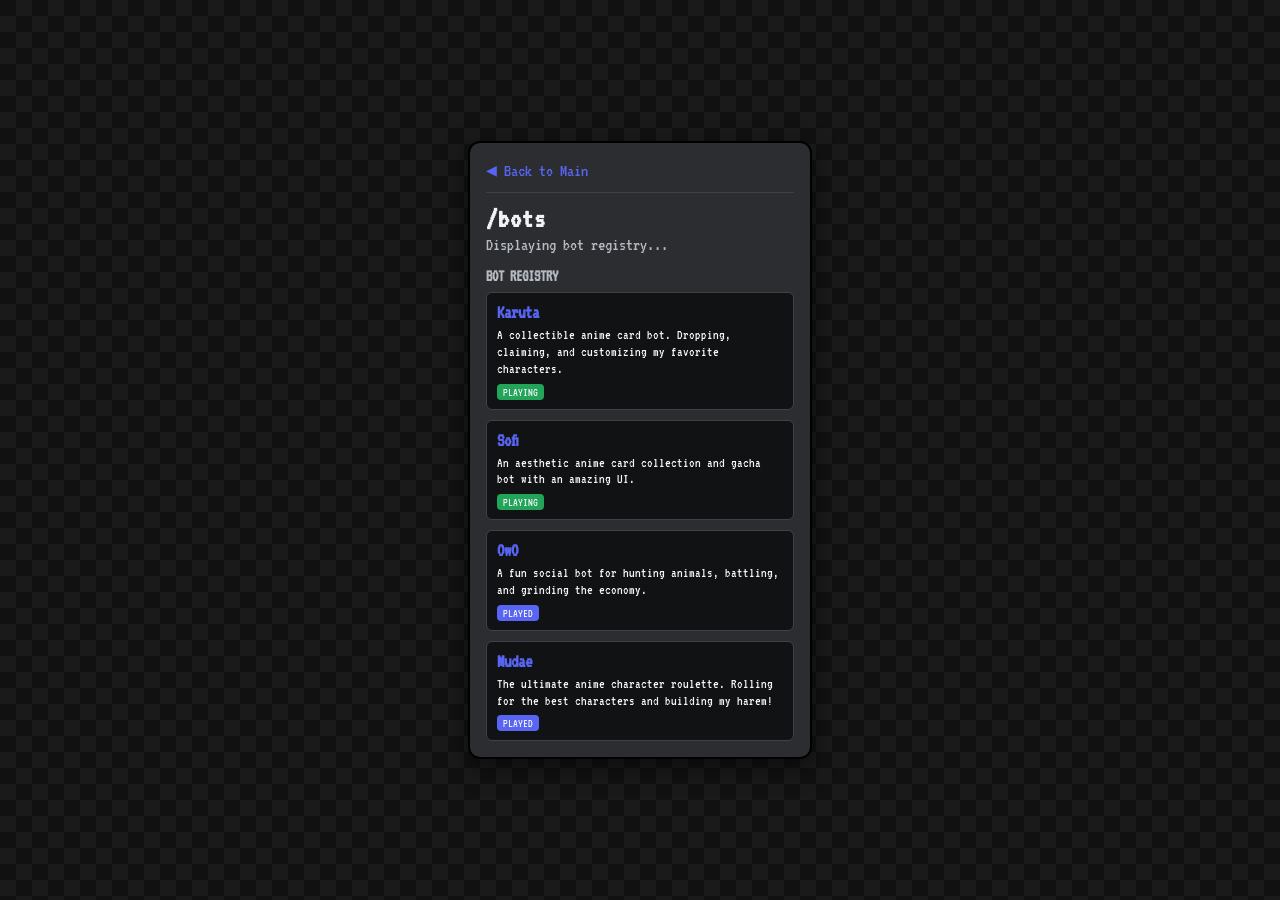
<file: cogs/bots.html>
<!DOCTYPE html>
<html lang="en">
<head>
    <meta charset="UTF-8">
    <meta name="viewport" content="width=device-width, initial-scale=1.0">
    <title>Kaius | Bots</title>
    <link rel="stylesheet" href="../styles.css">
    <link href="https://fonts.googleapis.com/css2?family=VT323&display=swap" rel="stylesheet">
</head>
<body>
    <div class="discord-card">
        <div class="profile-section" style="margin-top: 0;">
            <a href="../index.html" style="color: var(--accent); text-decoration: none; font-size: 18px;">◀ Back to Main</a>
            <div class="divider"></div>
            
            <h1>/bots</h1>
            <p class="username">Displaying bot registry...</p>
            
            <h2>BOT REGISTRY</h2>
            
            <!-- Karuta -->
            <div class="bot-entry" style="background: var(--card-inner); padding: 10px; border-radius: 6px; border: 1px solid #3f4147; margin-bottom: 10px;">
                <h3 style="margin: 0; color: var(--accent);">Karuta</h3>
                <p style="font-size: 14px; margin: 5px 0;">A collectible anime card bot. Dropping, claiming, and customizing my favorite characters.</p>
                <span style="background: #23a559; font-size: 12px; padding: 2px 6px; border-radius: 4px;">PLAYING</span>
            </div>

            <!-- Sofi -->
            <div class="bot-entry" style="background: var(--card-inner); padding: 10px; border-radius: 6px; border: 1px solid #3f4147; margin-bottom: 10px;">
                <h3 style="margin: 0; color: var(--accent);">Sofi</h3>
                <p style="font-size: 14px; margin: 5px 0;">An aesthetic anime card collection and gacha bot with an amazing UI.</p>
                <span style="background: #23a559; font-size: 12px; padding: 2px 6px; border-radius: 4px;">PLAYING</span>
            </div>

            <!-- OwO -->
            <div class="bot-entry" style="background: var(--card-inner); padding: 10px; border-radius: 6px; border: 1px solid #3f4147; margin-bottom: 10px;">
                <h3 style="margin: 0; color: var(--accent);">OwO</h3>
                <p style="font-size: 14px; margin: 5px 0;">A fun social bot for hunting animals, battling, and grinding the economy.</p>
                <span style="background: #5865F2; font-size: 12px; padding: 2px 6px; border-radius: 4px;">PLAYED</span>
            </div>

            <!-- Mudae -->
            <div class="bot-entry" style="background: var(--card-inner); padding: 10px; border-radius: 6px; border: 1px solid #3f4147;">
                <h3 style="margin: 0; color: var(--accent);">Mudae</h3>
                <p style="font-size: 14px; margin: 5px 0;">The ultimate anime character roulette. Rolling for the best characters and building my harem!</p>
                <span style="background: #5865F2; font-size: 12px; padding: 2px 6px; border-radius: 4px;">PLAYED</span>
            </div>

        </div>
    </div>
</body>
</html>
</file>
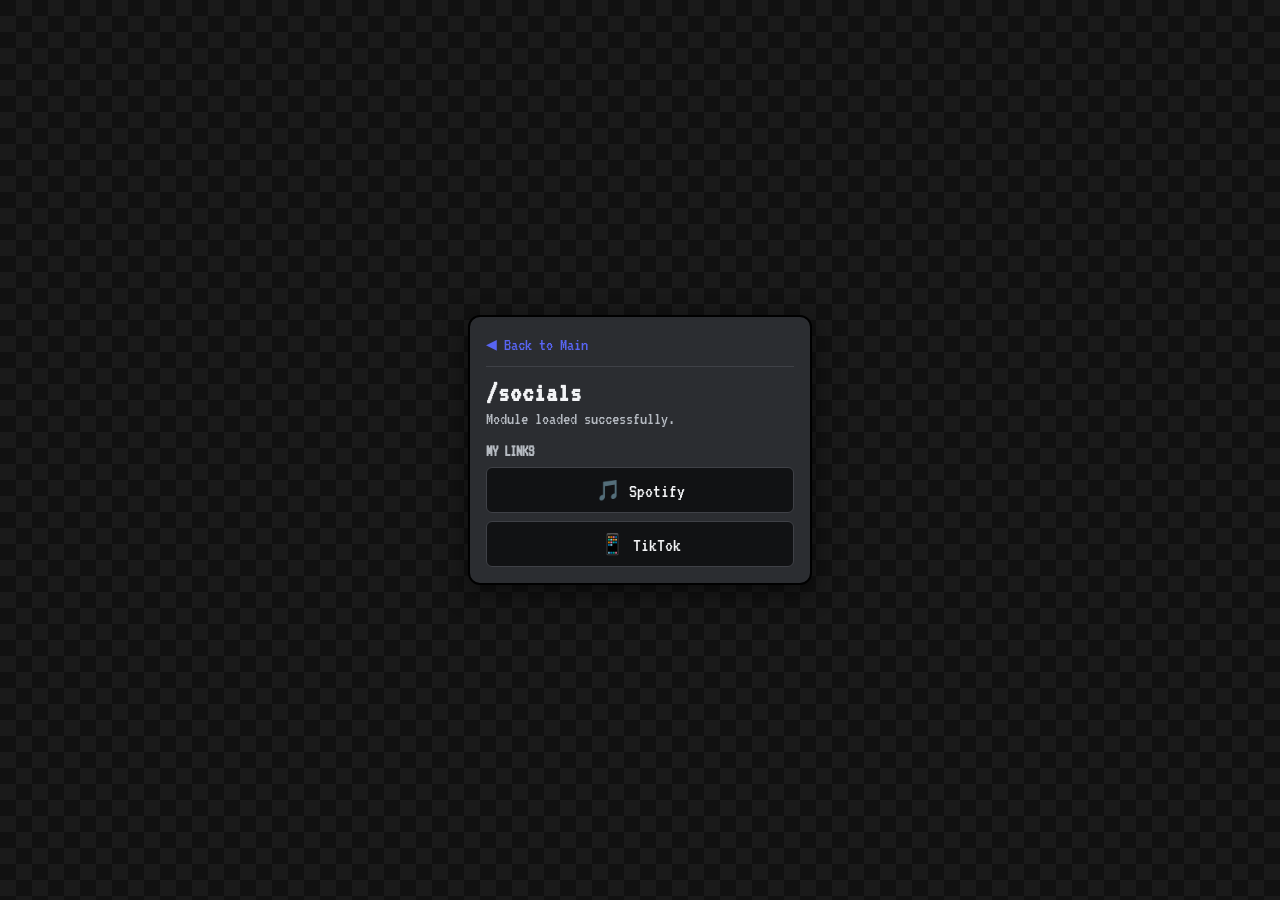
<file: cogs/socials.html>
<!DOCTYPE html>
<html lang="en">
<head>
    <meta charset="UTF-8">
    <meta name="viewport" content="width=device-width, initial-scale=1.0">
    <title>Kaius | Socials</title>
    <!-- The ../ tells the browser to look one folder up for the CSS -->
    <link rel="stylesheet" href="../styles.css">
    <link href="https://fonts.googleapis.com/css2?family=VT323&display=swap" rel="stylesheet">
</head>
<body>
    <div class="discord-card">
        <div class="profile-section" style="margin-top: 0;">
            <!-- The ../ here sends you back to the main page -->
            <a href="../index.html" style="color: var(--accent); text-decoration: none; font-size: 18px;">◀ Back to Main</a>
            <div class="divider"></div>
            
            <h1>/socials</h1>
            <p class="username">Module loaded successfully.</p>
            
            <h2>MY LINKS</h2>
            <!-- Don't forget to put your actual profile links where the # is! -->
            <a href="#" class="cog-button" style="margin-bottom: 8px;" target="_blank">🎵 Spotify</a>
            <a href="#" class="cog-button" target="_blank">📱 TikTok</a>
        </div>
    </div>
</body>
</html>
</file>
<file: styles.css>
:root {
    --bg-color: #111111;
    --card-bg: #2b2d31;
    --card-inner: #111214;
    --text-main: #f2f3f5;
    --text-muted: #b5bac1;
    --accent: #5865F2;
}

body {
    margin: 0;
    min-height: 100vh;
    display: flex;
    justify-content: center;
    align-items: center;
    font-family: 'VT323', monospace;
    color: var(--text-main);
    
    background-color: var(--bg-color);
    background-image: 
        linear-gradient(45deg, #1a1a1a 25%, transparent 25%, transparent 75%, #1a1a1a 75%, #1a1a1a),
        linear-gradient(45deg, #1a1a1a 25%, transparent 25%, transparent 75%, #1a1a1a 75%, #1a1a1a);
    background-size: 32px 32px;
    background-position: 0 0, 16px 16px;
}

.discord-card {
    width: 340px;
    background-color: var(--card-bg);
    border-radius: 12px;
    overflow: hidden;
    box-shadow: 0 8px 24px rgba(0, 0, 0, 0.5);
    border: 2px solid #000;
}

.banner {
    height: 120px;
    background-color: var(--accent);
    background-image: url('https://via.placeholder.com/340x120/5865F2/5865F2');
    background-size: cover;
    background-position: center;
}

.profile-section {
    padding: 16px;
    position: relative;
}

.avatar-container {
    position: absolute;
    top: -50px;
    left: 16px;
}

.avatar {
    width: 90px;
    height: 90px;
    border-radius: 50%;
    border: 6px solid var(--card-bg);
    background-color: #000;
    object-fit: cover;
}

.status {
    width: 20px;
    height: 20px;
    background-color: #23a559;
    border-radius: 50%;
    position: absolute;
    bottom: 4px;
    right: 4px;
    border: 4px solid var(--card-bg);
}

.user-info {
    margin-top: 50px;
}

h1 {
    margin: 0;
    font-size: 28px;
    letter-spacing: 1px;
}

.username {
    margin: 2px 0 12px 0;
    color: var(--text-muted);
    font-size: 18px;
}

.divider {
    height: 1px;
    background-color: #3f4147;
    margin: 12px 0;
}

h2 {
    font-size: 16px;
    color: var(--text-muted);
    margin: 12px 0 8px 0;
}

p {
    margin: 0 0 16px 0;
    font-size: 18px;
    line-height: 1.2;
}

.cog-button {
    display: block;
    background-color: var(--card-inner);
    color: var(--text-main);
    text-decoration: none;
    padding: 10px;
    border-radius: 6px;
    text-align: center;
    border: 1px solid #3f4147;
    transition: background-color 0.2s;
    font-size: 20px;
}

.cog-button:hover {
    background-color: #3f4147;
}

/* ========================================= */
/*       CUTE ICON ROW STYLING               */
/* ========================================= */

.cute-icon-row {
    display: flex;
    justify-content: center;
    align-items: center;
    gap: 20px; 
    margin-top: 20px;
}

.nav-icon {
    width: 45px; 
    height: auto;
    transition: transform 0.2s ease-in-out;
    cursor: pointer;
    outline: none; 
}

/* Cute bounce effect when hovering */
.nav-icon:hover {
    transform: scale(1.15) translateY(-5px);
}

.deco-icon {
    width: 35px; 
    height: auto;
    opacity: 0.8;
}
</file>
